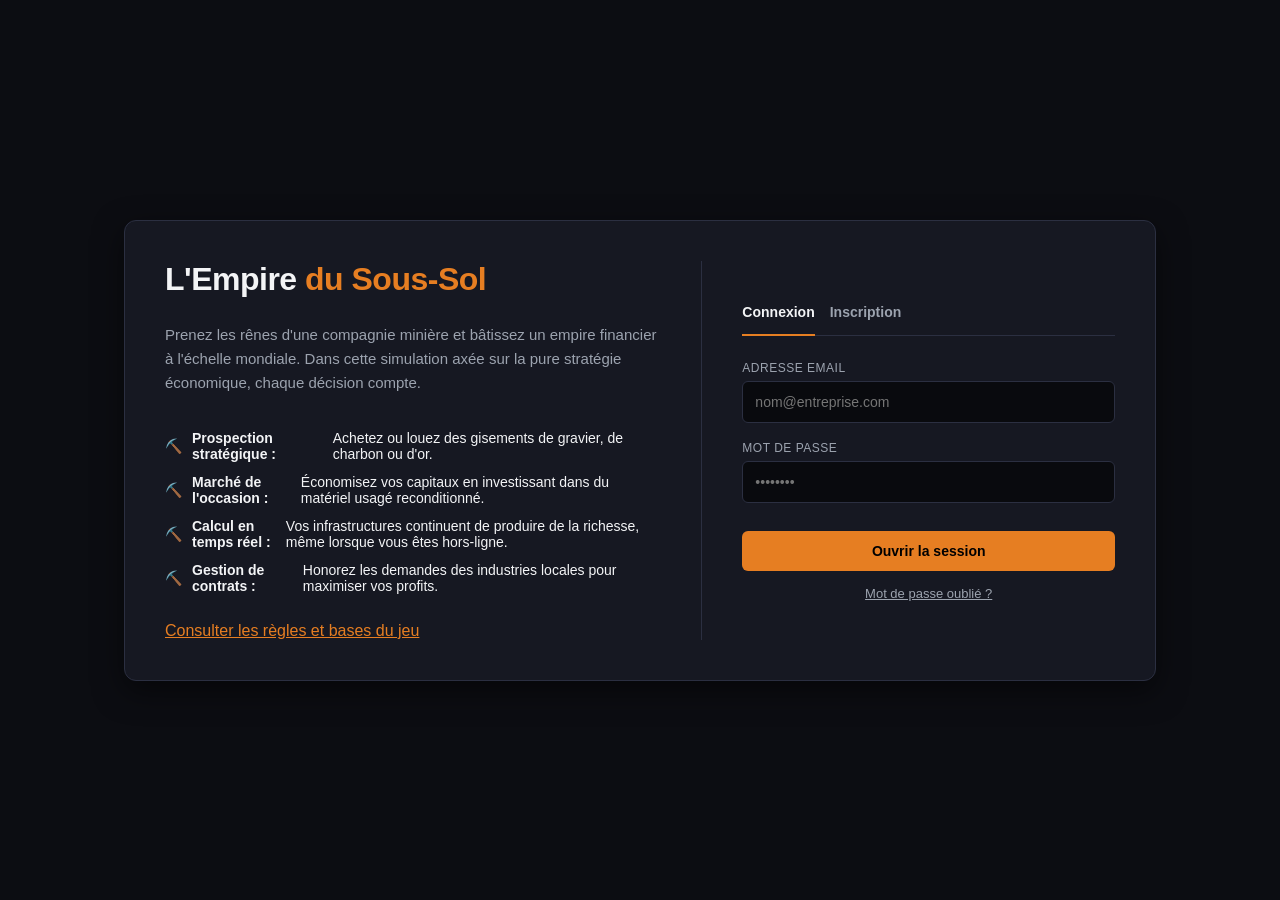
<file: index.html>
<!DOCTYPE html>
<html lang="fr">
<head>
    <meta charset="UTF-8">
    <meta name="viewport" content="width=device-width, initial-scale=1.0">
    <title>L'Empire du Sous-Sol - Jeu de Gestion Minière</title>
    
    <!-- 1. Le style s'affiche tout de suite -->
    <link rel="stylesheet" href="css/style.css">

</head>
<body>

<div class="landing-container">
    
    <!-- GAUCHE : DESCRIPTION DU JEU -->
    <div class="game-desc">
        <h1>L'Empire <span>du Sous-Sol</span></h1>
        <p>Prenez les rênes d'une compagnie minière et bâtissez un empire financier à l'échelle mondiale. Dans cette simulation axée sur la pure stratégie économique, chaque décision compte.</p>
        
        <ul class="features-list">
            <li><strong>Prospection stratégique :</strong> Achetez ou louez des gisements de gravier, de charbon ou d'or.</li>
            <li><strong>Marché de l'occasion :</strong> Économisez vos capitaux en investissant dans du matériel usagé reconditionné.</li>
            <li><strong>Calcul en temps réel :</strong> Vos infrastructures continuent de produire de la richesse, même lorsque vous êtes hors-ligne.</li>
            <li><strong>Gestion de contrats :</strong> Honorez les demandes des industries locales pour maximiser vos profits.</li>
        </ul>
        
        <a href="regles.html" style="color: var(--accent-color); text-decoration: underline;">Consulter les règles et bases du jeu</a>

    </div>

    <!-- DROITE : AUTHENTIFICATION -->
    <div class="auth-box">
        <div class="auth-tabs" id="authTabs">
            <button class="tab-btn active" onclick="switchTab('login')">Connexion</button>
            <button class="tab-btn" onclick="switchTab('register')">Inscription</button>
        </div>

        <!-- FORMULAIRE CONNEXION -->
        <div id="panel-login" class="form-panel active">
            <form onsubmit="handleSubmit(event, 'connexion')">
                <div class="form-group">
                    <label>Adresse Email</label>
                    <input type="email" required placeholder="nom@entreprise.com">
                </div>
                <div class="form-group">
                    <label>Mot de passe</label>
                    <input type="password" required placeholder="••••••••">
                </div>
                <button type="submit" class="btn-submit">Ouvrir la session</button>
            </form>
            <div class="link-forgot" onclick="switchTab('forgot')">Mot de passe oublié ?</div>
        </div>

        <!-- FORMULAIRE INSCRIPTION -->
        <div id="panel-register" class="form-panel">
            <form onsubmit="handleSubmit(event, 'inscription')">
                <div class="form-group">
                    <label>Nom de l'exploitant (Pseudo)</label>
                    <input type="text" required placeholder="Ex: MineurGénéral">
                </div>
                <div class="form-group">
                    <label>Adresse Email</label>
                    <input type="email" required placeholder="nom@entreprise.com">
                </div>
                <div class="form-group">
                    <label>Mot de passe</label>
                    <input type="password" required placeholder="Minimum 6 caractères">
                </div>
                <button type="submit" class="btn-submit">Créer l'Empire</button>
            </form>
        </div>

        <!-- FORMULAIRE MOT DE PASSE OUBLIÉ -->
        <div id="panel-forgot" class="form-panel">
            <div style="font-size: 13px; color: var(--text-muted); margin-bottom: 15px;">
                Saisissez votre adresse email pour recevoir un lien de réinitialisation de votre compte d'exploitation.
            </div>
            <form onsubmit="handleSubmit(event, 'recuperation')">
                <div class="form-group">
                    <label>Adresse Email</label>
                    <input type="email" required placeholder="nom@entreprise.com">
                </div>
                <button type="submit" class="btn-submit">Envoyer le lien</button>
            </form>
            <div class="link-forgot" onclick="switchTab('login')">Retour à la connexion</div>
        </div>

    </div>
</div>
 <script src="js/supabase-cdn.js"></script>
<!-- Liaison avec votre logique JavaScript externe -->
<script src="js/script.js"></script>
</body>
</html>
</file>
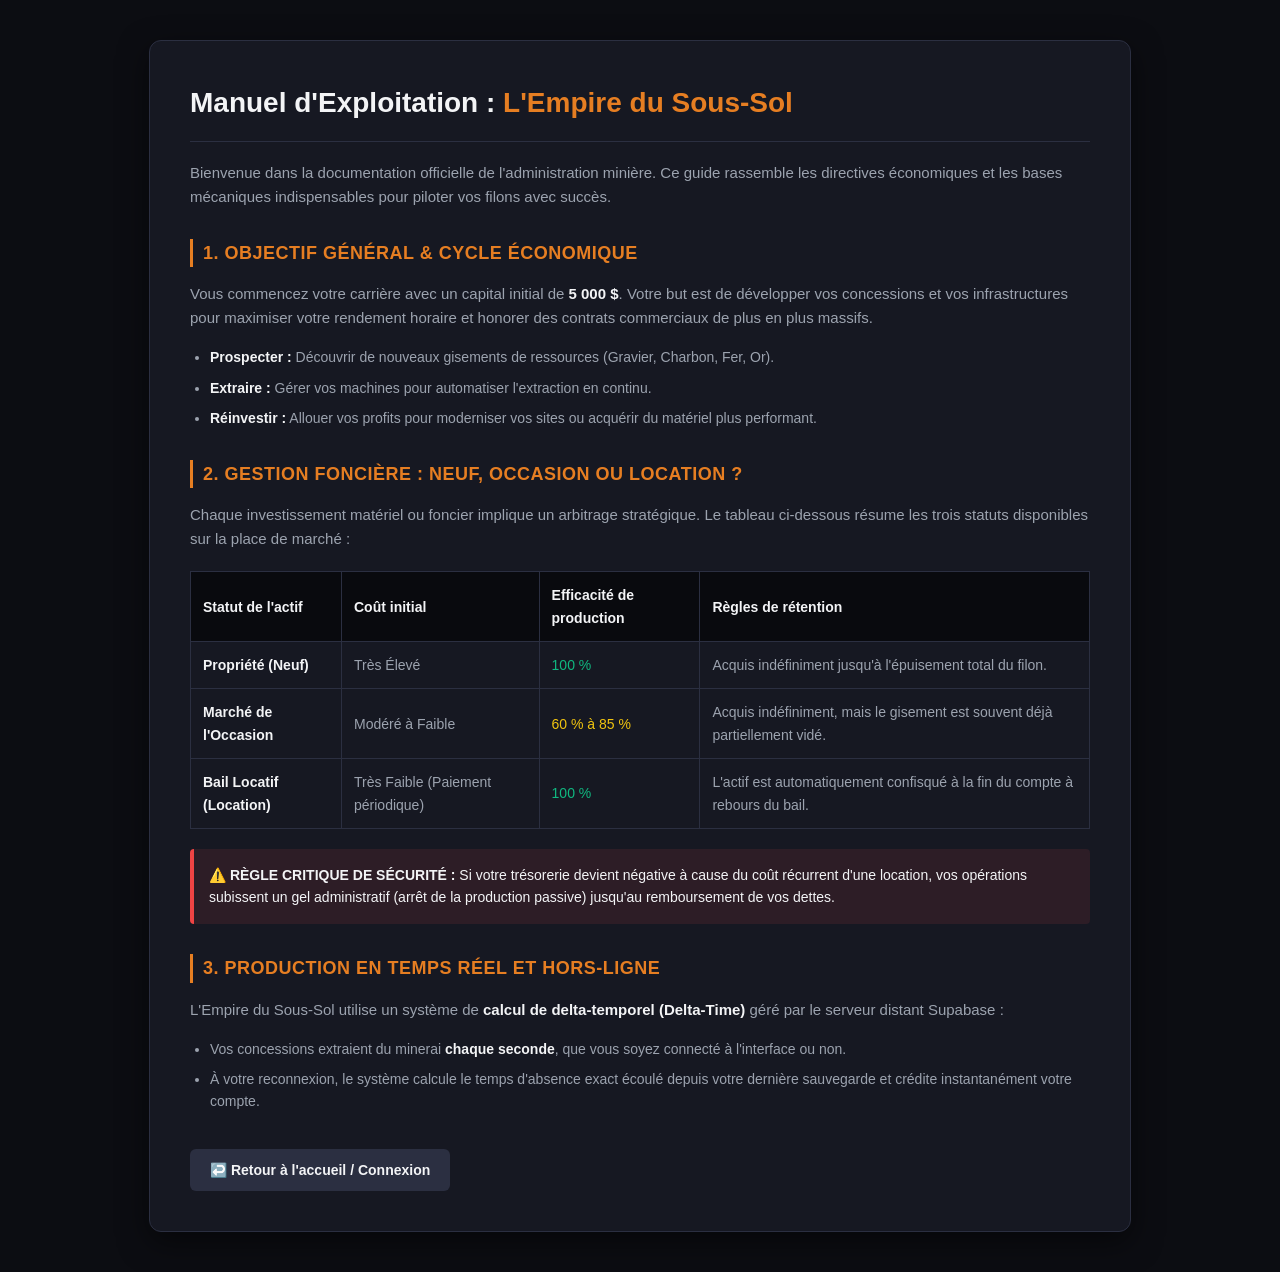
<file: regles.html>
<!DOCTYPE html>
<html lang="fr">
<head>
    <meta charset="UTF-8">
    <meta name="viewport" content="width=device-width, initial-scale=1.0">
    <title>L'Empire du Sous-Sol - Manuel de Gestion</title>
    <link rel="stylesheet" href="css/rules.css">
</head>
<body>

<div class="rules-container">
    <header>
        <h1>Manuel d'Exploitation : <span>L'Empire du Sous-Sol</span></h1>
        <p>Bienvenue dans la documentation officielle de l'administration minière. Ce guide rassemble les directives économiques et les bases mécaniques indispensables pour piloter vos filons avec succès.</p>
    </header>

    <!-- SECTION 1 : LA BOUCLE DE BASE -->
    <section>
        <h2>1. Objectif général & Cycle Économique</h2>
        <p>Vous commencez votre carrière avec un capital initial de <strong>5 000 $</strong>. Votre but est de développer vos concessions et vos infrastructures pour maximiser votre rendement horaire et honorer des contrats commerciaux de plus en plus massifs.</p>
        <ul>
            <li><strong>Prospecter :</strong> Découvrir de nouveaux gisements de ressources (Gravier, Charbon, Fer, Or).</li>
            <li><strong>Extraire :</strong> Gérer vos machines pour automatiser l'extraction en continu.</li>
            <li><strong>Réinvestir :</strong> Allouer vos profits pour moderniser vos sites ou acquérir du matériel plus performant.</li>
        </ul>
    </section>

    <!-- SECTION 2 : COMPARAISON DES CONTRATS D'ACQUISITION -->
    <section>
        <h2>2. Gestion Foncière : Neuf, Occasion ou Location ?</h2>
        <p>Chaque investissement matériel ou foncier implique un arbitrage stratégique. Le tableau ci-dessous résume les trois statuts disponibles sur la place de marché :</p>
        
        <table>
            <thead>
                <tr>
                    <th>Statut de l'actif</th>
                    <th>Coût initial</th>
                    <th>Efficacité de production</th>
                    <th>Règles de rétention</th>
                </tr>
            </thead>
            <tbody>
                <tr>
                    <td><strong>Propriété (Neuf)</strong></td>
                    <td>Très Élevé</td>
                    <td><span style="color: var(--success-color);">100 %</span></td>
                    <td>Acquis indéfiniment jusqu'à l'épuisement total du filon.</td>
                </tr>
                <tr>
                    <td><strong>Marché de l'Occasion</strong></td>
                    <td>Modéré à Faible</td>
                    <td><span style="color: #f1c40f;">60 % à 85 %</span></td>
                    <td>Acquis indéfiniment, mais le gisement est souvent déjà partiellement vidé.</td>
                </tr>
                <tr>
                    <td><strong>Bail Locatif (Location)</strong></td>
                    <td>Très Faible (Paiement périodique)</td>
                    <td><span style="color: var(--success-color);">100 %</span></td>
                    <td>L'actif est automatiquement confisqué à la fin du compte à rebours du bail.</td>
                </tr>
            </tbody>
        </table>

        <div class="alert-box">
            <p><strong>⚠️ RÈGLE CRITIQUE DE SÉCURITÉ :</strong> Si votre trésorerie devient négative à cause du coût récurrent d'une location, vos opérations subissent un gel administratif (arrêt de la production passive) jusqu'au remboursement de vos dettes.</p>
        </div>
    </section>

    <!-- SECTION 3 : PRODUCTION PASSIVE ET CALCULS HORS-LIGNE -->
    <section>
        <h2>3. Production en Temps Réel et Hors-Ligne</h2>
        <p>L'Empire du Sous-Sol utilise un système de <strong>calcul de delta-temporel (Delta-Time)</strong> géré par le serveur distant Supabase :</p>
        <ul>
            <li>Vos concessions extraient du minerai <strong>chaque seconde</strong>, que vous soyez connecté à l'interface ou non.</li>
            <li>À votre reconnexion, le système calcule le temps d'absence exact écoulé depuis votre dernière sauvegarde et crédite instantanément votre compte.</li>
        </ul>
    </section>

    <!-- BOUTON DE RETOUR -->
    <footer>
        <a href="index.html" class="btn-nav">↩️ Retour à l'accueil / Connexion</a>
    </footer>
</div>

</body>
</html>
</file>
<file: css/style.css>
:root {
    --bg-main: #0c0d12;
    --bg-card: #161822;
    --border-color: #2b2f41;
    --text-main: #f3f4f6;
    --text-muted: #9ca3af;
    --accent-color: #e67e22; /* Orange industriel */
    --success-color: #10b981;
}

body {
    font-family: 'Segoe UI', Tahoma, Geneva, Verdana, sans-serif;
    background-color: var(--bg-main);
    color: var(--text-main);
    margin: 0;
    padding: 0;
    display: flex;
    justify-content: center;
    align-items: center;
    min-height: 100vh;
}

.landing-container {
    width: 100%;
    max-width: 950px;
    margin: 20px;
    display: grid;
    grid-template-columns: 1.2fr 1fr;
    gap: 40px;
    background-color: var(--bg-card);
    border: 1px solid var(--border-color);
    border-radius: 12px;
    padding: 40px;
    box-shadow: 0 10px 30px rgba(0,0,0,0.5);
}

@media (max-width: 768px) {
    .landing-container {
        grid-template-columns: 1fr;
        padding: 20px;
    }
}

/* Section Description du jeu */
.game-desc {
    display: flex;
    flex-direction: column;
    justify-content: center;
}

.game-desc h1 {
    font-size: 32px;
    margin: 0 0 10px 0;
    font-weight: 700;
    letter-spacing: -0.5px;
}

.game-desc h1 span {
    color: var(--accent-color);
}

.game-desc p {
    color: var(--text-muted);
    line-height: 1.6;
    font-size: 15px;
}

.features-list {
    margin-top: 20px;
    padding: 0;
    list-style: none;
}

.features-list li {
    margin-bottom: 12px;
    font-size: 14px;
    display: flex;
    align-items: center;
}

.features-list li::before {
    content: "⛏️";
    margin-right: 10px;
}

/* Section Formulaires / Authentification */
.auth-box {
    border-left: 1px solid var(--border-color);
    padding-left: 40px;
    display: flex;
    flex-direction: column;
    justify-content: center;
}

@media (max-width: 768px) {
    .auth-box {
        border-left: none;
        padding-left: 0;
        padding-top: 20px;
        border-top: 1px solid var(--border-color);
    }
}

.auth-tabs {
    display: flex;
    gap: 15px;
    margin-bottom: 25px;
    border-bottom: 1px solid var(--border-color);
    padding-bottom: 10px;
}

.tab-btn {
    background: none;
    border: none;
    color: var(--text-muted);
    font-size: 14px;
    font-weight: 600;
    cursor: pointer;
    padding: 5px 0;
    position: relative;
}

.tab-btn.active {
    color: var(--text-main);
}

.tab-btn.active::after {
    content: "";
    position: absolute;
    bottom: -11px;
    left: 0;
    width: 100%;
    height: 2px;
    background-color: var(--accent-color);
}

.form-panel {
    display: none;
}

.form-panel.active {
    display: block;
}

.form-group {
    margin-bottom: 18px;
    display: flex;
    flex-direction: column;
}

label {
    font-size: 12px;
    text-transform: uppercase;
    letter-spacing: 0.5px;
    color: var(--text-muted);
    margin-bottom: 6px;
}

input {
    background-color: #090a0e;
    border: 1px solid var(--border-color);
    color: var(--text-main);
    padding: 12px;
    border-radius: 6px;
    font-size: 14px;
    transition: border-color 0.2s;
}

input:focus {
    outline: none;
    border-color: var(--accent-color);
}

.btn-submit {
    background-color: var(--accent-color);
    color: #000;
    border: none;
    padding: 12px;
    font-size: 14px;
    font-weight: bold;
    border-radius: 6px;
    cursor: pointer;
    width: 100%;
    margin-top: 10px;
    transition: background-color 0.2s;
}

.btn-submit:hover {
    background-color: #d35400;
    color: #fff;
}

.link-forgot {
    font-size: 13px;
    color: var(--text-muted);
    text-align: center;
    margin-top: 15px;
    cursor: pointer;
    text-decoration: underline;
}

.link-forgot:hover {
    color: var(--accent-color);
}
</file>
<file: css/rules.css>
/* L'Empire du Sous-Sol - Design de la Documentation */
:root {
    --bg-main: #0c0d12;
    --bg-card: #161822;
    --border-color: #2b2f41;
    --text-main: #f3f4f6;
    --text-muted: #9ca3af;
    --accent-color: #e67e22;
    --success-color: #10b981;
    --danger-color: #ef4444;
}

body {
    font-family: 'Segoe UI', Tahoma, Geneva, Verdana, sans-serif;
    background-color: var(--bg-main);
    color: var(--text-main);
    line-height: 1.6;
    margin: 0;
    padding: 40px 20px;
}

.rules-container {
    max-width: 900px;
    margin: 0 auto;
    background-color: var(--bg-card);
    border: 1px solid var(--border-color);
    border-radius: 12px;
    padding: 40px;
    box-shadow: 0 10px 30px rgba(0,0,0,0.5);
}

h1 {
    font-size: 28px;
    border-bottom: 1px solid var(--border-color);
    padding-bottom: 15px;
    margin-top: 0;
}

h1 span {
    color: var(--accent-color);
}

h2 {
    font-size: 18px;
    color: var(--accent-color);
    text-transform: uppercase;
    letter-spacing: 0.5px;
    margin-top: 30px;
    border-left: 3px solid var(--accent-color);
    padding-left: 10px;
}

p {
    color: var(--text-muted);
    font-size: 15px;
}

/* Liste à puces stylisée */
ul {
    padding-left: 20px;
}

li {
    color: var(--text-muted);
    margin-bottom: 8px;
    font-size: 14px;
}

strong {
    color: var(--text-main);
}

/* Tableaux comparatifs des règles */
table {
    width: 100%;
    border-collapse: collapse;
    margin: 20px 0;
    font-size: 14px;
}

th {
    background-color: #090a0e;
    color: var(--text-main);
    text-align: left;
    padding: 12px;
    border: 1px solid var(--border-color);
}

td {
    padding: 12px;
    border: 1px solid var(--border-color);
    color: var(--text-muted);
}

/* Encadrés d'avertissement ou astuces */
.alert-box {
    background-color: rgba(239, 68, 68, 0.1);
    border-left: 4px solid var(--danger-color);
    padding: 15px;
    border-radius: 4px;
    margin: 20px 0;
}

.alert-box p {
    margin: 0;
    color: var(--text-main);
    font-size: 14px;
}

.btn-nav {
    display: inline-block;
    background-color: var(--border-color);
    color: var(--text-main);
    text-decoration: none;
    padding: 10px 20px;
    border-radius: 6px;
    font-weight: 600;
    font-size: 14px;
    transition: background-color 0.2s;
    margin-top: 20px;
}

.btn-nav:hover {
    background-color: var(--accent-color);
    color: #000;
}
</file>
